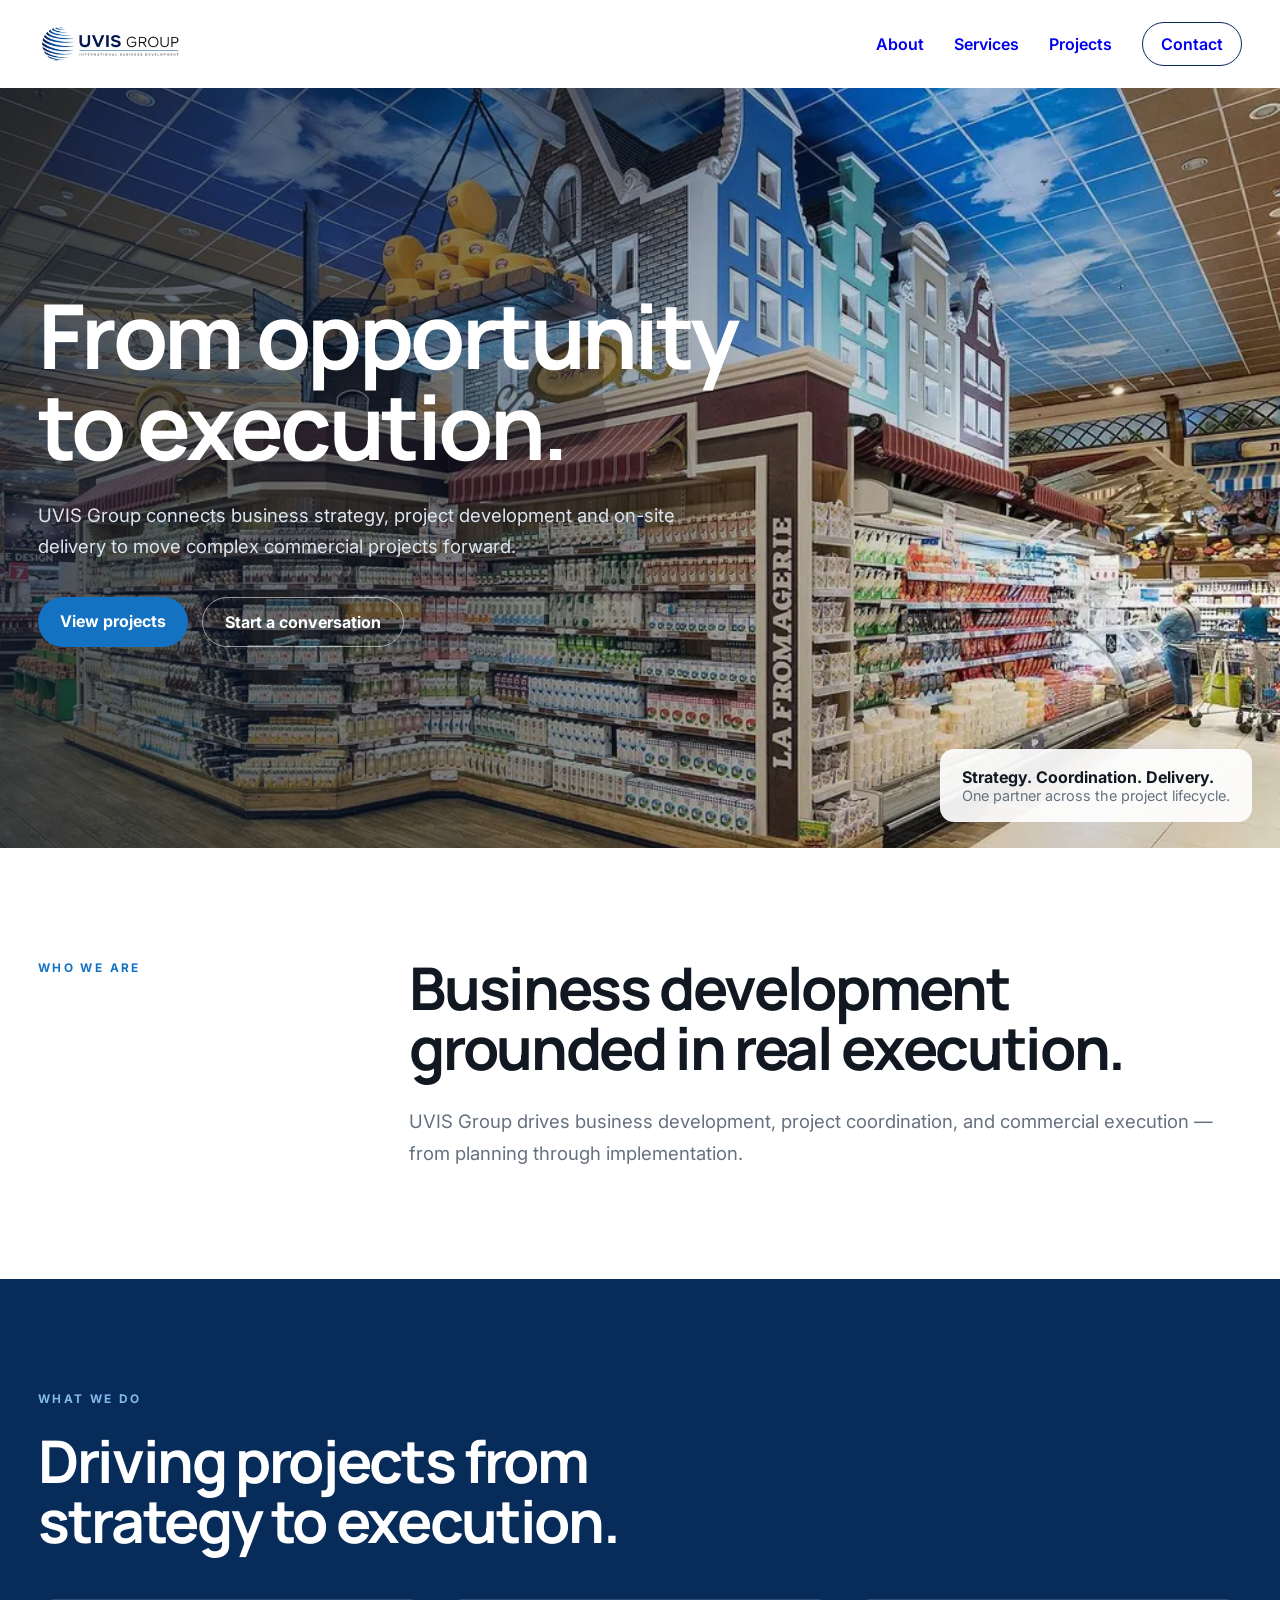
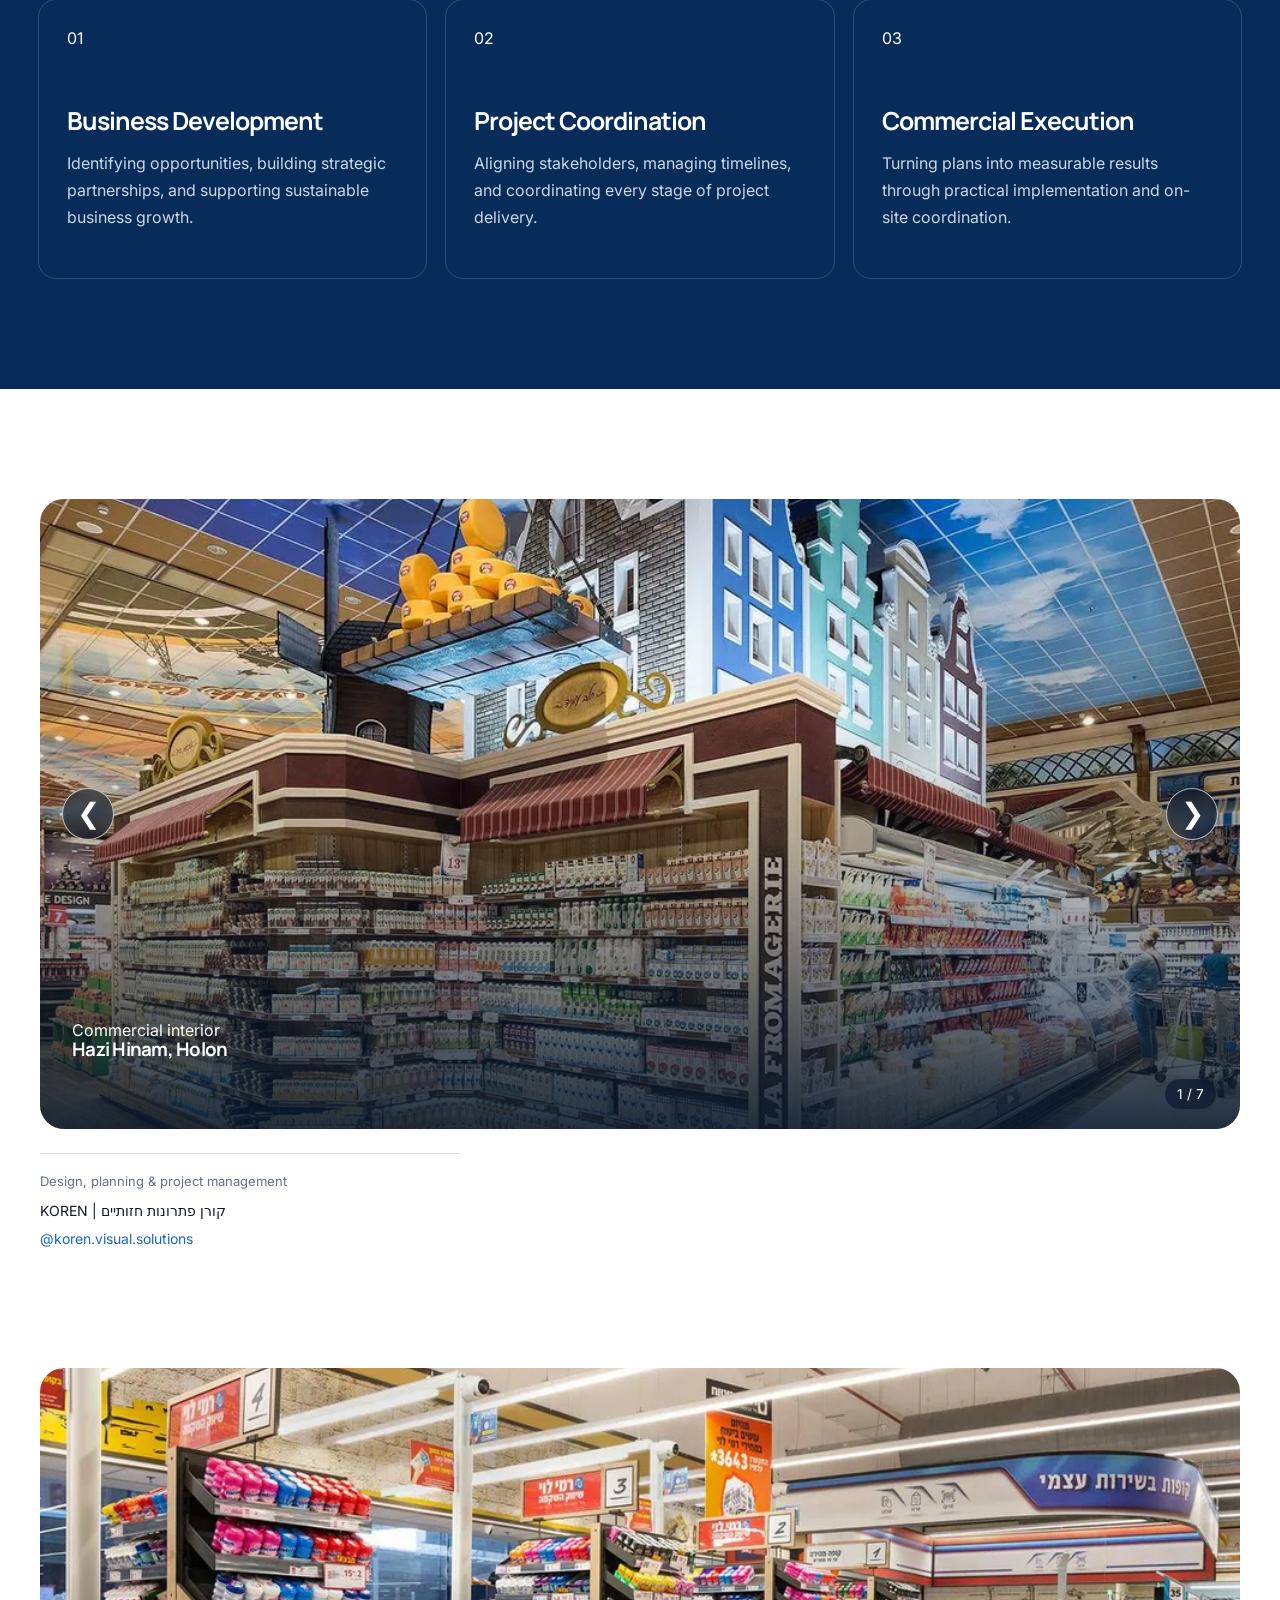
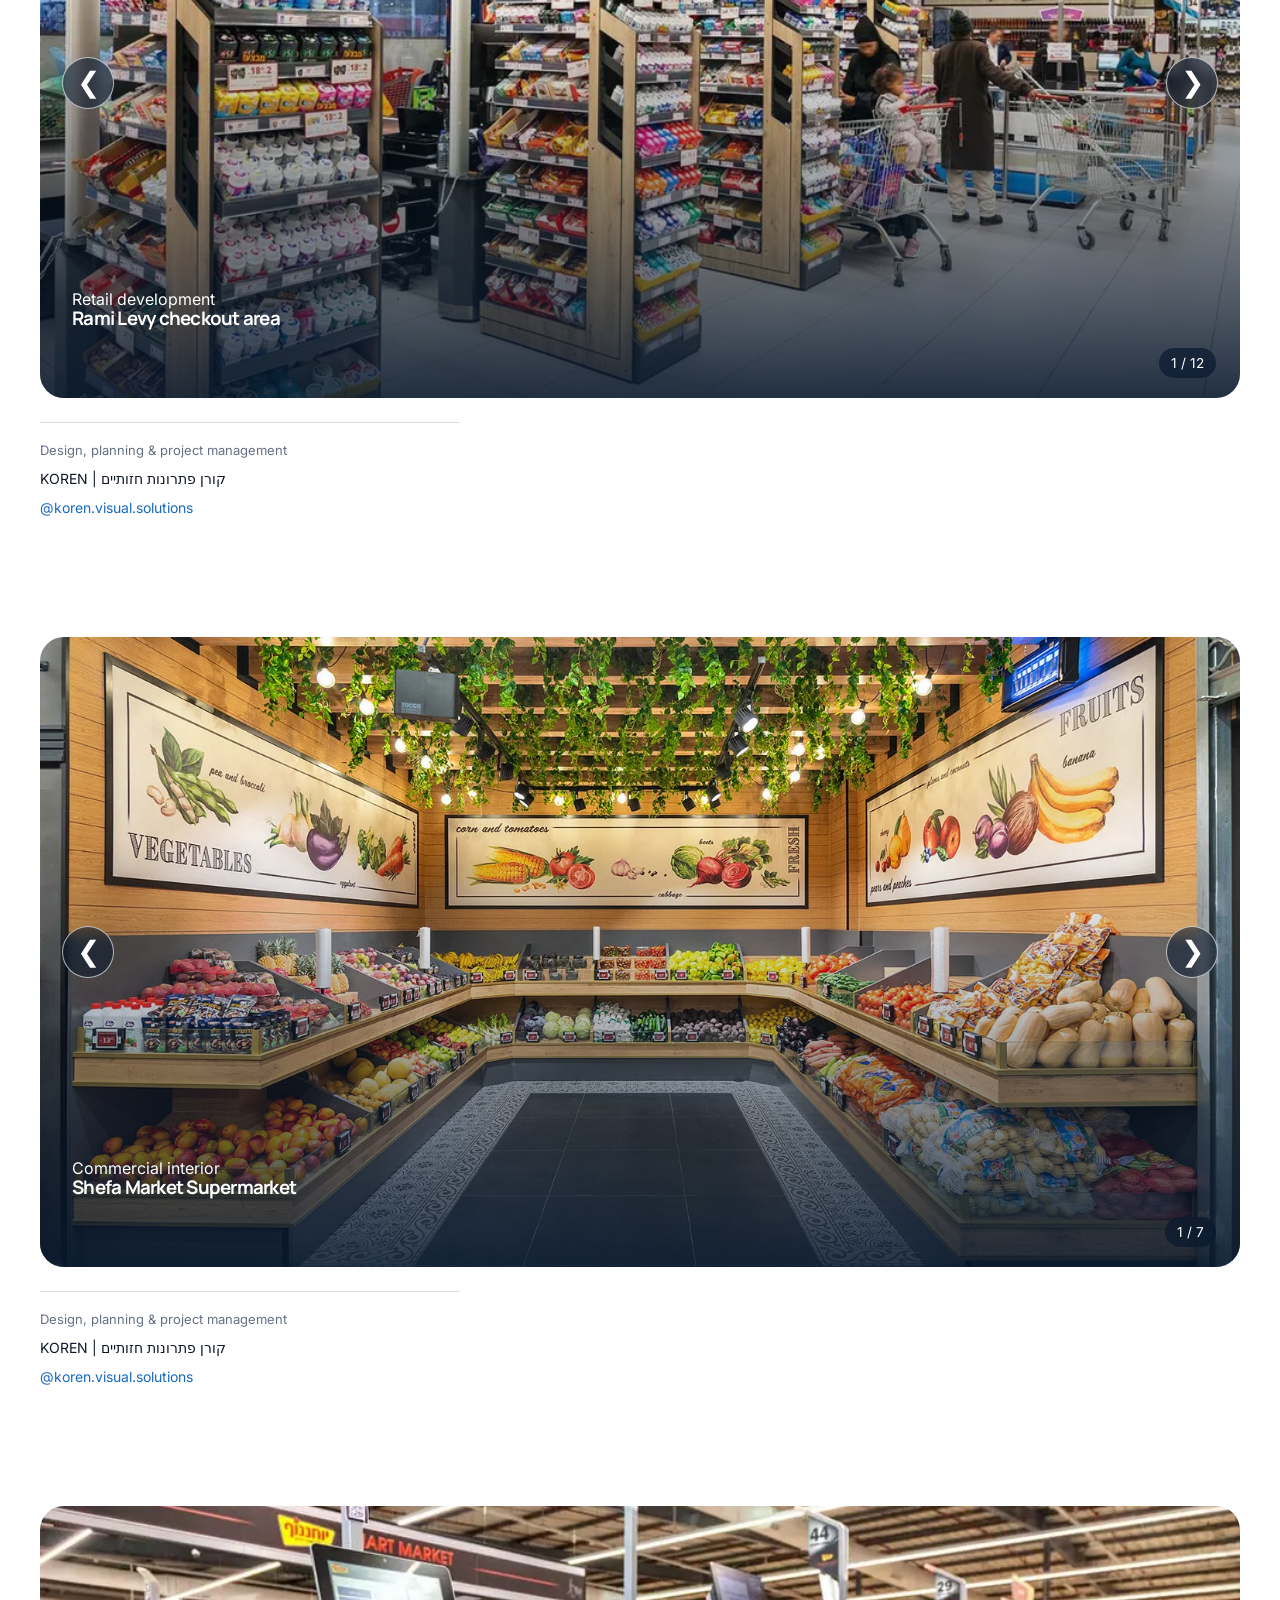
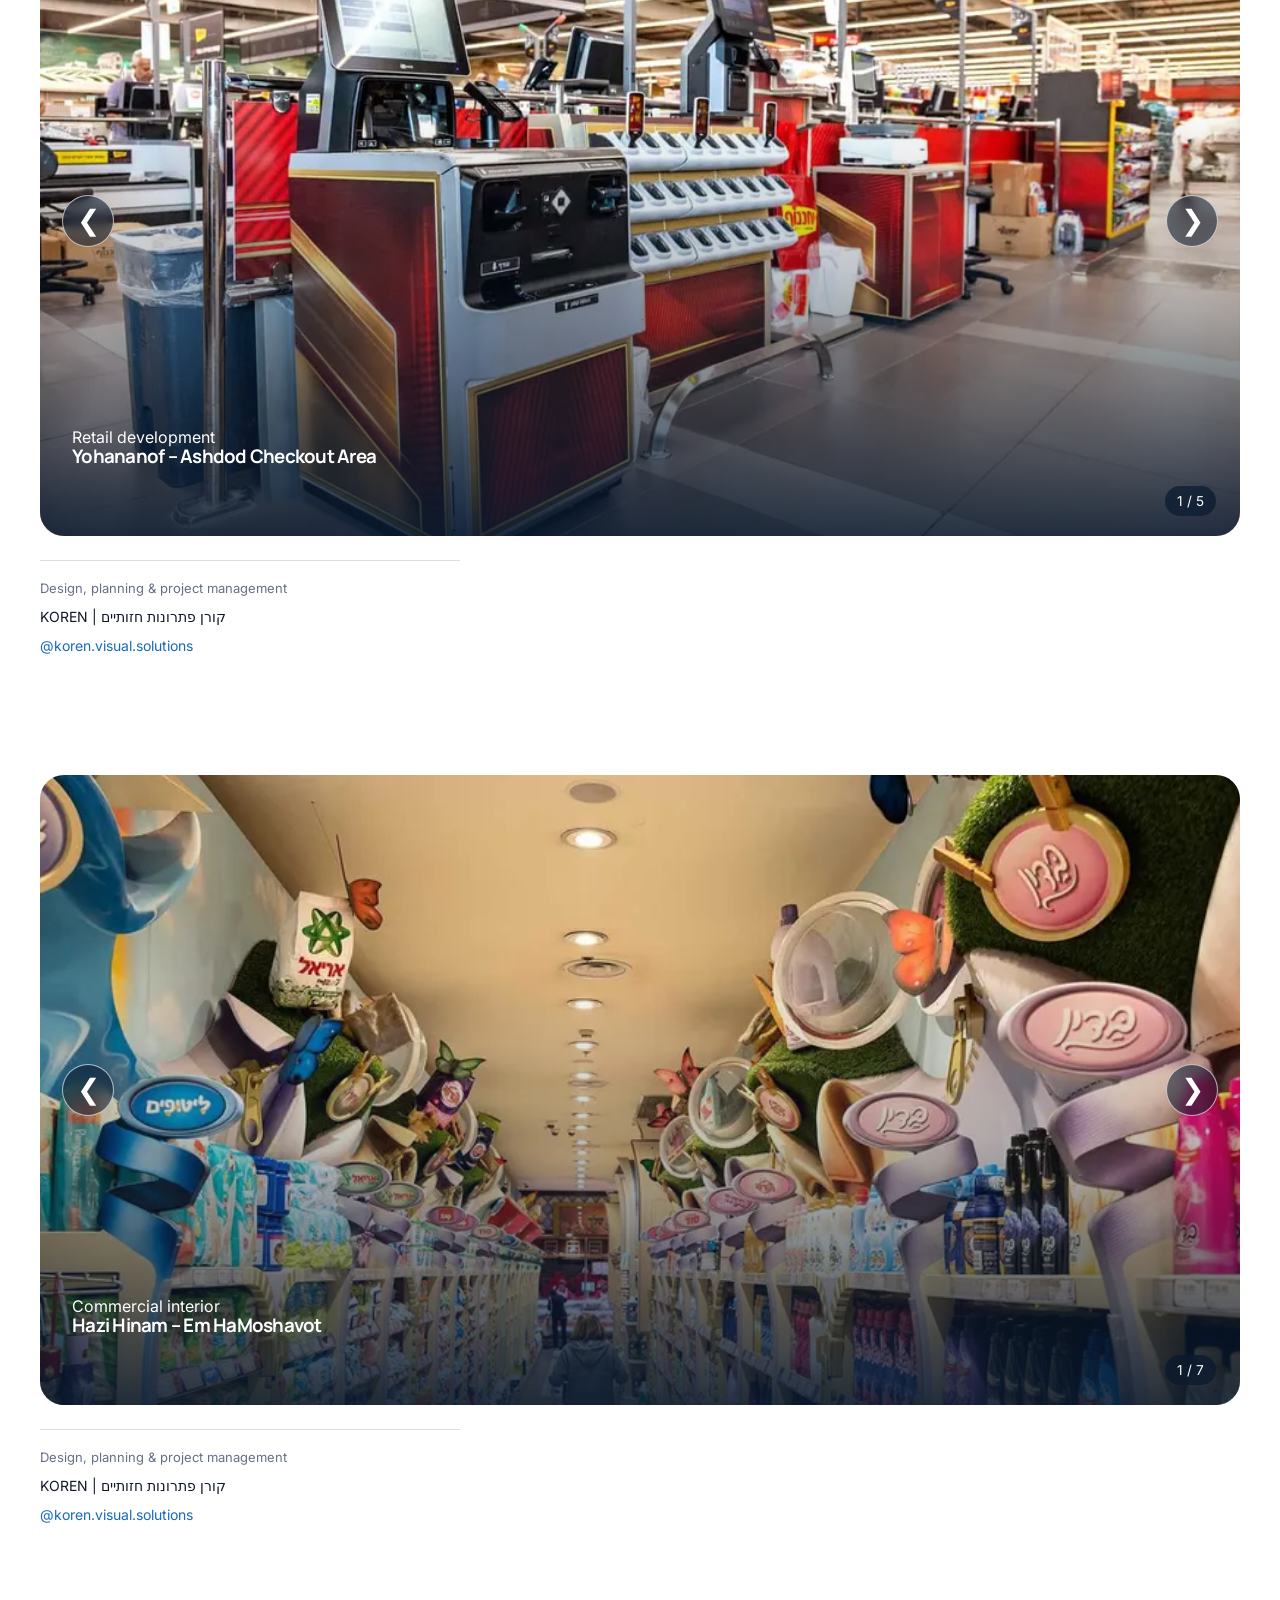
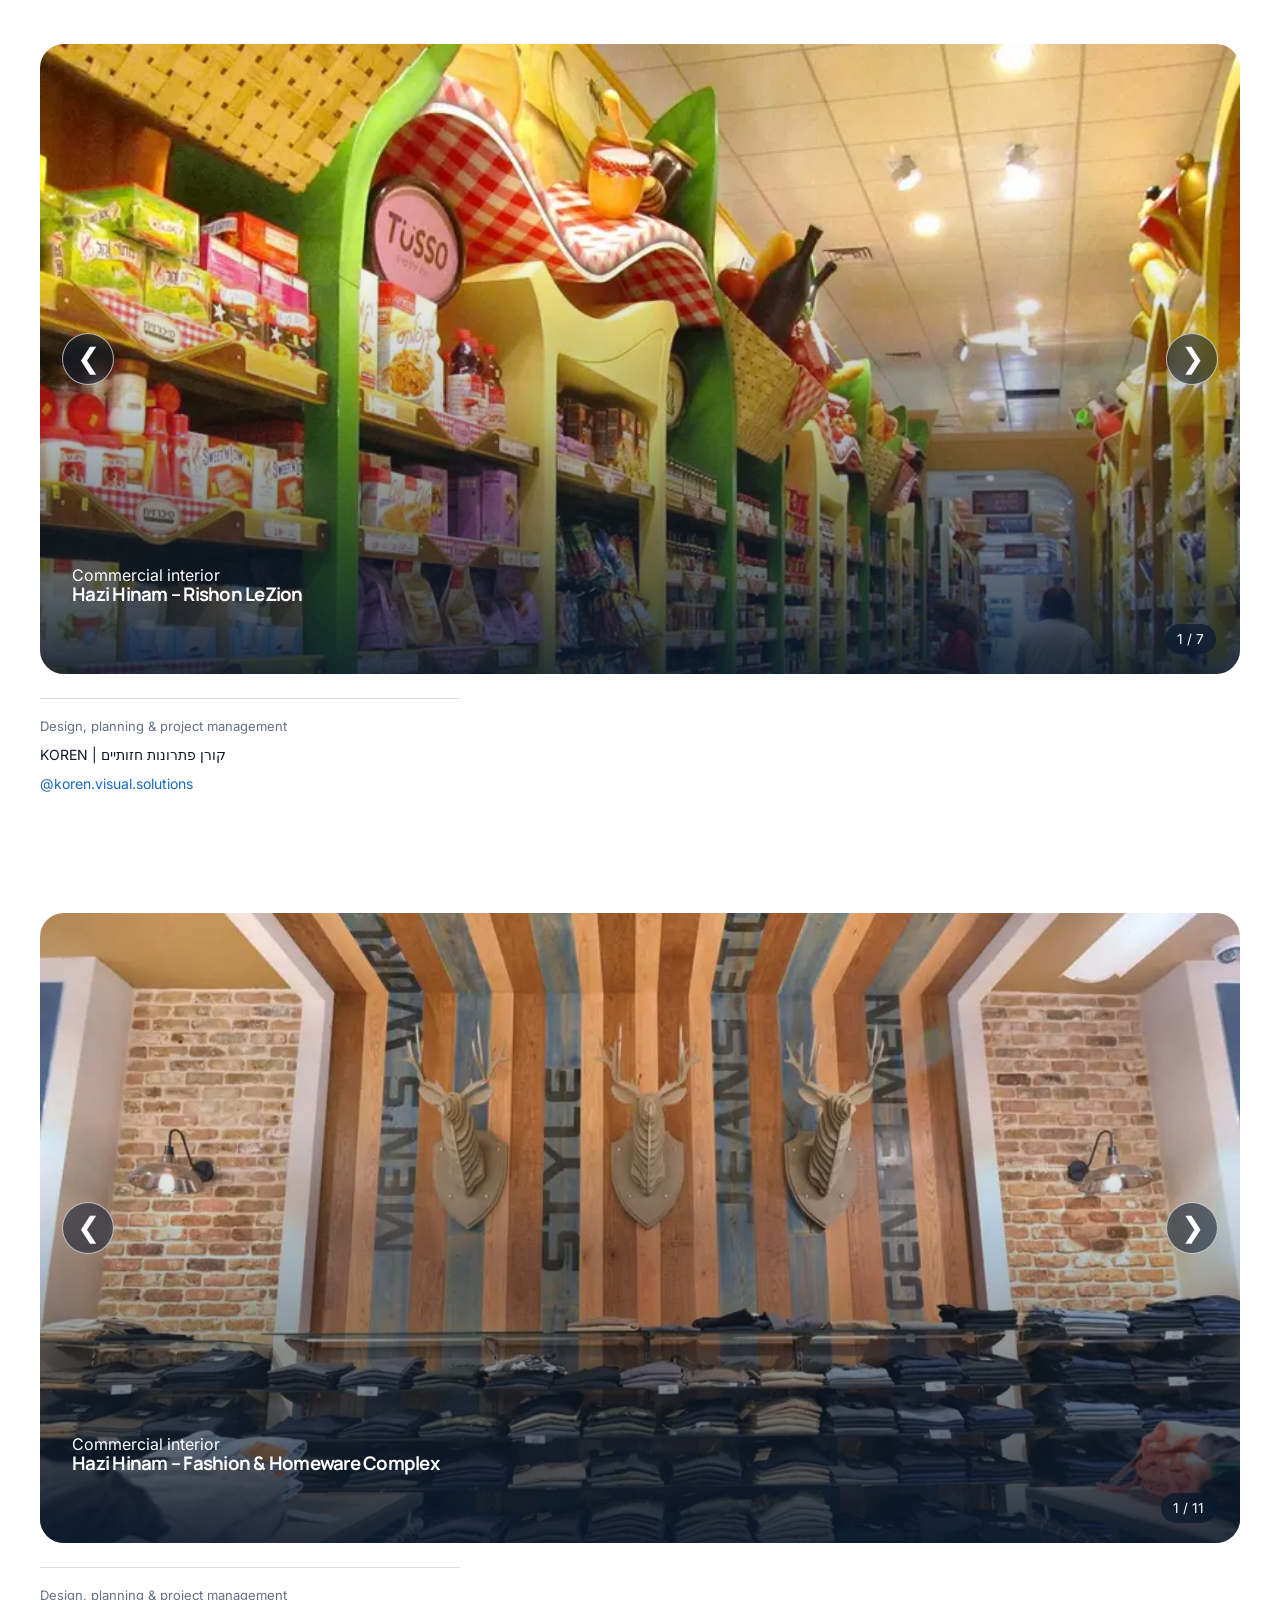
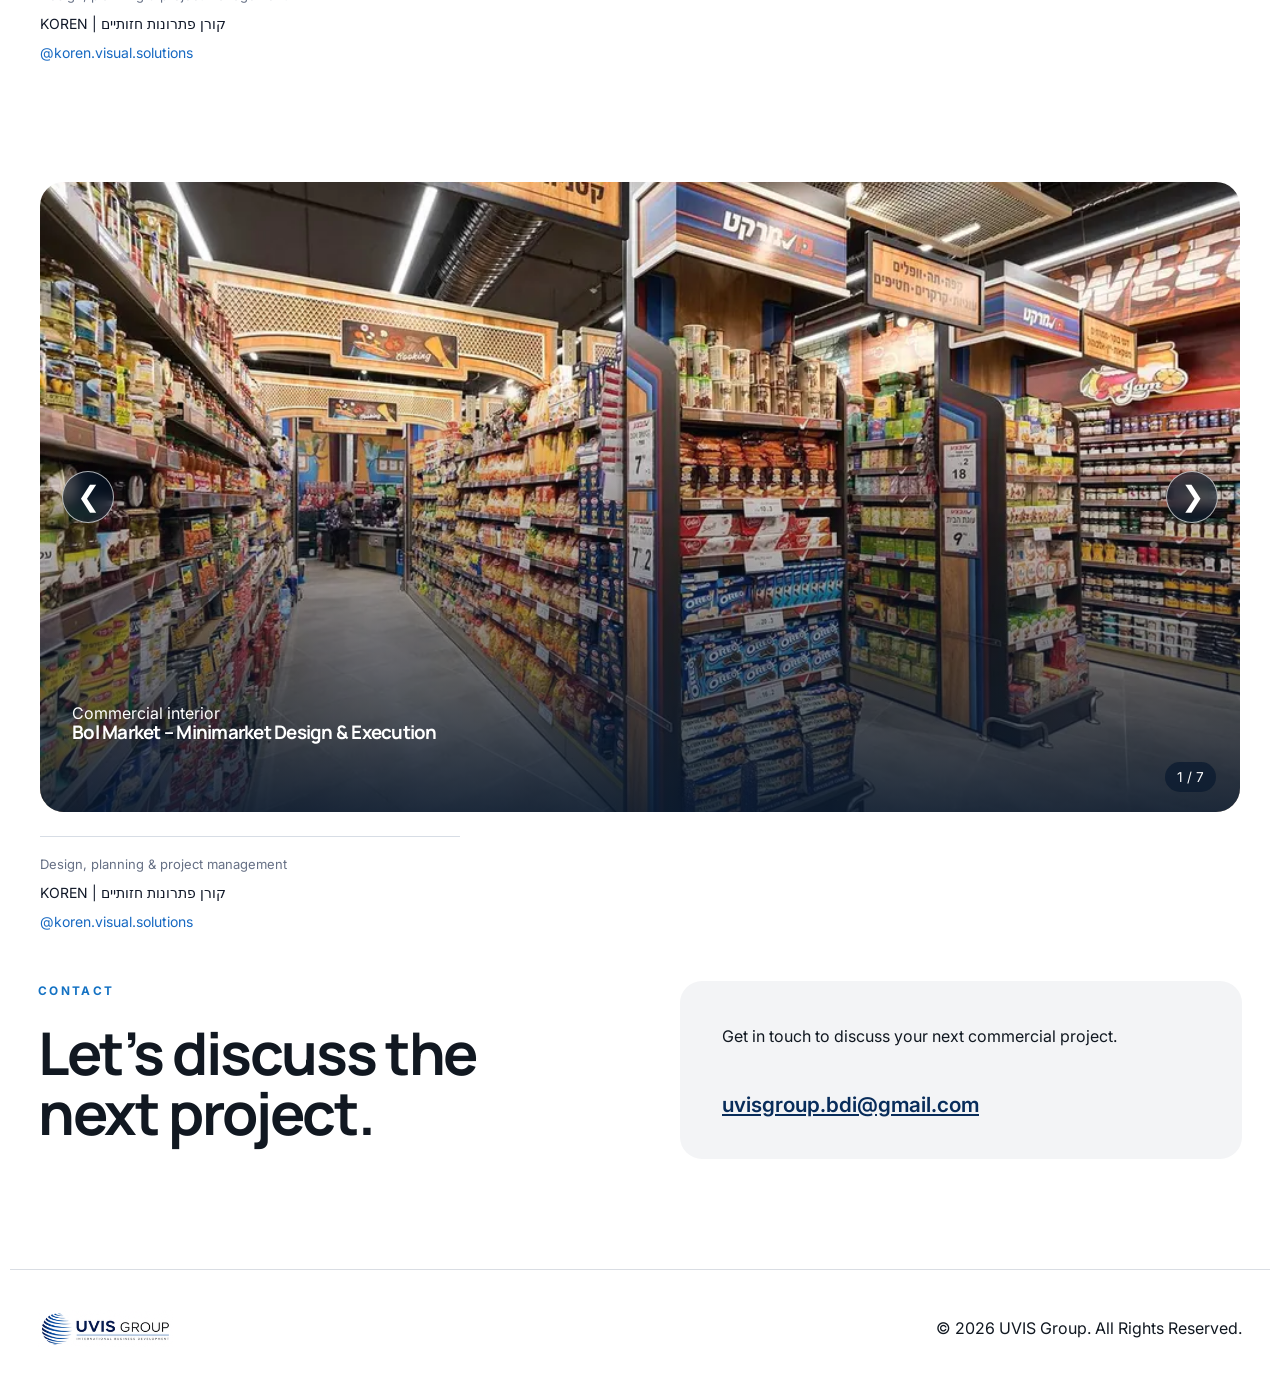
<file: index.html>
<!doctype html>
<html lang="en">
<head>
   <!-- Basic -->
  <meta charset="utf-8">
  <meta name="viewport" content="width=device-width, initial-scale=1">

  <title>UVIS Group | Business Development & Commercial Project Execution</title>

 <meta
  name="description"
  content="Business development, project coordination and commercial execution for retail and commercial projects across Israel.">
 <meta name="keywords" content="business development, project coordination, commercial execution">
   
 <!-- SEO -->
  <meta name="robots" content="index, follow">
  <meta name="author" content="UVIS Group">
 <link rel="canonical" href="https://uvisgroup.com/">
  <meta name="theme-color" content="#0b2f63">

   <!-- Open Graph -->
  <meta property="og:type" content="website">
 <meta property="og:title"
content="UVIS Group | Business Development & Project Execution">
  <meta property="og:description" content="Business development, project coordination and commercial execution.">
 <meta property="og:image" content="https://uvisgroup.com/assets/og-image.jpg">
<meta property="og:url" content="https://uvisgroup.com/">
  <meta property="og:site_name" content="UVIS Group">
   <meta property="og:locale" content="en_US">


 
  <!-- Twitter -->
 <meta name="twitter:card" content="summary_large_image">
  <meta name="twitter:title" content="UVIS Group">
  <meta name="twitter:description" content="Business development, project coordination and commercial execution.">
 <meta name="twitter:image" content="https://uvisgroup.com/assets/og-image.jpg">
  <!-- Favicons -->
  
<link rel="icon" type="image/svg+xml" href="assets/favicon.svg">
<link rel="icon" type="image/x-icon" href="assets/favicon.ico">
<link rel="icon" type="image/png" sizes="32x32" href="assets/favicon-32x32.png">
<link rel="icon" type="image/png" sizes="16x16" href="assets/favicon-16x16.png">
<link rel="apple-touch-icon" sizes="180x180" href="assets/apple-touch-icon.png">
<link rel="manifest" href="assets/site.webmanifest">

  <!-- CSS -->
  <link rel="stylesheet" href="assets/style.css">

   <script type="application/ld+json">
{
  "@context": "https://schema.org",
  "@type": "Organization",
  "name": "UVIS Group",
  "url": "https://uvisgroup.com",
  "logo": "https://uvisgroup.com/assets/logo.svg",
  "description": "Engineering company specializing in commercial project development, engineering, geotechnical engineering and concrete testing.",
  "email": "info@uvisgroup.com",
  "sameAs": []
}
</script>
  
</head>

<body>

  <header class="header">
    <a href="#" class="logo">
     <img
      src="/assets/logo.svg"
      alt="UVIS Group BDI"
      width="240"
      height="67"
    >
    </a>

    <button class="menu" type="button" aria-label="Open navigation">
      Menu
    </button>

    <nav>
      <a href="#about">About</a>
      <a href="#services">Services</a>
      <a href="#projects">Projects</a>
      <a class="contact-link" href="#contact">Contact</a>
    </nav>
  </header>

  <main>

  <section class="hero">
  <div class="hero-image">
    <img
      src="assets/project-hazi-hinam-holon-dairy-section.webp"
      alt="UVIS Group Commercial supermarket interior project at Hazi Hinam in Holon"
    >
    <div class="overlay"></div>
  </div>

  <div class="hero-copy">
    <h1>
      From opportunity<br>
      to execution.
    </h1>

    <p class="lead">
      UVIS Group connects business strategy, project development and
      on-site delivery to move complex commercial projects forward.
    </p>

    <div class="actions">
      <a class="btn primary" href="#projects">View projects</a>
      <a class="btn ghost" href="#contact">Start a conversation</a>
    </div>
  </div>

  <div class="hero-stat">
    <strong>Strategy. Coordination. Delivery.</strong>
    <span>One partner across the project lifecycle.</span>
  </div>
</section>

   <section id="about" class="section intro">
  <p class="section-label">Who we are</p>

  <div>
    <h2>Business development grounded in real execution.</h2>

   <p>
  UVIS Group drives business development, project coordination, and
  commercial execution &mdash; from planning through implementation.
</p>
  </div>
</section>

  <section id="services" class="section dark">
  <div class="section-head">
    <p class="section-label light">What we do</p>
    <h2>Driving projects from strategy to execution.</h2>
  </div>

  <div class="cards">
    <article>
      <span>01</span>
      <h3>Business Development</h3>
      <p>
        Identifying opportunities, building strategic partnerships, and
        supporting sustainable business growth.
      </p>
    </article>

    <article>
      <span>02</span>
      <h3>Project Coordination</h3>
      <p>
        Aligning stakeholders, managing timelines, and coordinating every
        stage of project delivery.
      </p>
    </article>

    <article>
      <span>03</span>
      <h3>Commercial Execution</h3>
      <p>
        Turning plans into measurable results through practical implementation
        and on-site coordination.
      </p>
    </article>
  </div>
</section>

<section id="projects" class="section projects">

  <div class="project-list">

    <!-- Hazi Hinam, Holon -->
    <article class="project-card">

      <div
        class="project-carousel"
        data-project-carousel="hazi-hinam-holon"
      >

        <button
          class="project-carousel-arrow project-carousel-prev"
          type="button"
          aria-label="Previous project image"
        >
          &#10094;
        </button>

        <img
          class="project-carousel-image"
          src="assets/project-hazi-hinam-holon-main.webp"
          alt="Commercial supermarket interior at Hazi Hinam in Holon"
          width="1000"
          height="750"
          loading="lazy"
          data-carousel-image
        >

        <div class="project-overlay project-carousel-overlay">
          <span data-carousel-category>Commercial interior</span>
          <h3 data-carousel-title>Hazi Hinam, Holon</h3>
         
        </div>

        <button
          class="project-carousel-arrow project-carousel-next"
          type="button"
          aria-label="Next project image"
        >
          &#10095;
        </button>

        <div
          class="project-carousel-counter"
          aria-live="polite"
        >
          <span data-carousel-current>1</span>
          /
          <span data-carousel-total>7</span>
        </div>

      </div>

      <div class="project-credit-box">
        <p class="project-credit-label">
          Design, planning &amp; project management
        </p>

        <p class="project-credit">
          KOREN | קורן פתרונות חזותיים
        </p>

        <a
          class="instagram-credit"
          href="https://www.instagram.com/koren.visual.solutions/"
          target="_blank"
          rel="noopener noreferrer"
        >
          @koren.visual.solutions
        </a>
      </div>

    </article>


    <!-- Shared projects carousel -->
    <article class="project-card">

      <div
        class="project-carousel"
        data-project-carousel="shared-projects"
      >

        <button
          class="project-carousel-arrow project-carousel-prev"
          type="button"
          aria-label="Previous project image"
        >
          &#10094;
        </button>

        <img
          class="project-carousel-image"
          src="assets/project-rami-levy-checkout.webp"
          alt="Retail development project at the Rami Levy checkout area"
          width="1000"
          height="750"
          loading="lazy"
          data-carousel-image
        >

        <div class="project-overlay project-carousel-overlay">
          <span data-carousel-category>Retail development</span>
          <h3 data-carousel-title>Rami Levy checkout area</h3>
        
        </div>

        <button
          class="project-carousel-arrow project-carousel-next"
          type="button"
          aria-label="Next project image"
        >
          &#10095;
        </button>

        <div
          class="project-carousel-counter"
          aria-live="polite"
        >
          <span data-carousel-current>1</span>
          /
          <span data-carousel-total>12</span>
        </div>

      </div>

      <div class="project-credit-box">
        <p class="project-credit-label">
          Design, planning &amp; project management
        </p>

        <p class="project-credit">
          KOREN | קורן פתרונות חזותיים
        </p>

        <a
          class="instagram-credit"
          href="https://www.instagram.com/koren.visual.solutions/"
          target="_blank"
          rel="noopener noreferrer"
        >
          @koren.visual.solutions
        </a>
      </div>

    </article>

     <!-- Shefa Market -->
<article class="project-card">

  <div
    class="project-carousel"
    data-project-carousel="shefa-market"
  >

    <button
      class="project-carousel-arrow project-carousel-prev"
      type="button"
      aria-label="Previous project image"
    >
      &#10094;
    </button>

    <img
      class="project-carousel-image"
      src="assets/shefa-market-produce-section.webp"
      alt="Shefa Market supermarket produce section with wooden displays, fresh fruits and vegetables, and decorative greenery."
      width="1000"
      height="750"
      loading="lazy"
      data-carousel-image
    >

    <div class="project-overlay project-carousel-overlay">
      <span data-carousel-category>Commercial interior</span>
      <h3 data-carousel-title>Shefa Market Supermarket</h3>
    </div>

    <button
      class="project-carousel-arrow project-carousel-next"
      type="button"
      aria-label="Next project image"
    >
      &#10095;
    </button>

    <div
      class="project-carousel-counter"
      aria-live="polite"
    >
      <span data-carousel-current>1</span>
      /
      <span data-carousel-total>7</span>
    </div>

  </div>

  <div class="project-credit-box">
    <p class="project-credit-label">
      Design, planning &amp; project management
    </p>

    <p class="project-credit">
      KOREN | קורן פתרונות חזותיים
    </p>

    <a
      class="instagram-credit"
      href="https://www.instagram.com/koren.visual.solutions/"
      target="_blank"
      rel="noopener noreferrer"
    >
      @koren.visual.solutions
    </a>
  </div>

</article>

     <!-- Yohananof – Ashdod Checkout Area -->
<article class="project-card">

  <div
    class="project-carousel"
    data-project-carousel="yohananof-ashdod-checkout"
  >

    <button
      class="project-carousel-arrow project-carousel-prev"
      type="button"
      aria-label="Previous project image"
    >
      &#10094;
    </button>

    <img
      class="project-carousel-image"
      src="assets/yohananof-ashdod-self-checkout-station.webp"
      alt="Yohananof Ashdod self-checkout station with custom red and gold branded design and handheld scanner terminals."
      width="1000"
      height="750"
      loading="lazy"
      data-carousel-image
    >

    <div class="project-overlay project-carousel-overlay">
      <span data-carousel-category>Retail development</span>
      <h3 data-carousel-title>Yohananof – Ashdod Checkout Area</h3>
    </div>

    <button
      class="project-carousel-arrow project-carousel-next"
      type="button"
      aria-label="Next project image"
    >
      &#10095;
    </button>

    <div
      class="project-carousel-counter"
      aria-live="polite"
    >
      <span data-carousel-current>1</span>
      /
      <span data-carousel-total>5</span>
    </div>

  </div>

  <div class="project-credit-box">
    <p class="project-credit-label">
      Design, planning &amp; project management
    </p>

    <p class="project-credit">
      KOREN | קורן פתרונות חזותיים
    </p>

    <a
      class="instagram-credit"
      href="https://www.instagram.com/koren.visual.solutions/"
      target="_blank"
      rel="noopener noreferrer"
    >
      @koren.visual.solutions
    </a>
  </div>

</article>

     <!-- Hazi Hinam – Em HaMoshavot -->
<article class="project-card">

  <div
    class="project-carousel"
    data-project-carousel="hazi-hinam-em-hamoshavot"
  >

    <button
      class="project-carousel-arrow project-carousel-prev"
      type="button"
      aria-label="Previous project image"
    >
      &#10094;
    </button>

    <img
      class="project-carousel-image"
      src="assets/hazi-hinam-em-hamoshavot-personal-care.webp"
      alt="Hazi Hinam Em HaMoshavot personal care aisle with custom branded displays and decorative product installations."
      width="1000"
      height="750"
      loading="lazy"
      data-carousel-image
    >

    <div class="project-overlay project-carousel-overlay">
      <span data-carousel-category>Commercial interior</span>
      <h3 data-carousel-title>Hazi Hinam – Em HaMoshavot</h3>
    </div>

    <button
      class="project-carousel-arrow project-carousel-next"
      type="button"
      aria-label="Next project image"
    >
      &#10095;
    </button>

    <div
      class="project-carousel-counter"
      aria-live="polite"
    >
      <span data-carousel-current>1</span>
      /
      <span data-carousel-total>7</span>
    </div>

  </div>

  <div class="project-credit-box">
    <p class="project-credit-label">
      Design, planning &amp; project management
    </p>

    <p class="project-credit">
      KOREN | קורן פתרונות חזותיים
    </p>

    <a
      class="instagram-credit"
      href="https://www.instagram.com/koren.visual.solutions/"
      target="_blank"
      rel="noopener noreferrer"
    >
      @koren.visual.solutions
    </a>
  </div>

</article>

     <!-- Hazi Hinam – Rishon LeZion -->
<article class="project-card">

  <div
    class="project-carousel"
    data-project-carousel="hazi-hinam-rishon-lezion"
  >

    <button
      class="project-carousel-arrow project-carousel-prev"
      type="button"
      aria-label="Previous project image"
    >
      &#10094;
    </button>

    <img
      class="project-carousel-image"
      src="assets/hazi-hinam-rishon-lezion-specialty-food-aisle.webp"
      alt="Hazi Hinam Rishon LeZion specialty food aisle with colorful custom shelving and oversized food-themed decorative elements."
      width="1000"
      height="750"
      loading="lazy"
      data-carousel-image
    >

    <div class="project-overlay project-carousel-overlay">
      <span data-carousel-category>Commercial interior</span>
      <h3 data-carousel-title>Hazi Hinam – Rishon LeZion</h3>
    </div>

    <button
      class="project-carousel-arrow project-carousel-next"
      type="button"
      aria-label="Next project image"
    >
      &#10095;
    </button>

    <div
      class="project-carousel-counter"
      aria-live="polite"
    >
      <span data-carousel-current>1</span>
      /
      <span data-carousel-total>7</span>
    </div>

  </div>

  <div class="project-credit-box">
    <p class="project-credit-label">
      Design, planning &amp; project management
    </p>

    <p class="project-credit">
      KOREN | קורן פתרונות חזותיים
    </p>

    <a
      class="instagram-credit"
      href="https://www.instagram.com/koren.visual.solutions/"
      target="_blank"
      rel="noopener noreferrer"
    >
      @koren.visual.solutions
    </a>
  </div>

</article>

     <!-- Hazi Hinam – Fashion & Homeware Complex -->
<article class="project-card">

  <div
    class="project-carousel"
    data-project-carousel="hazi-hinam-fashion-homeware"
  >

    <button
      class="project-carousel-arrow project-carousel-prev"
      type="button"
      aria-label="Previous project image"
    >
      &#10094;
    </button>

    <img
      class="project-carousel-image"
      src="assets/hazi-hinam-fashion-menswear-section.webp"
      alt="Hazi Hinam fashion department with menswear displays and decorative wood wall design."
      width="1000"
      height="750"
      loading="lazy"
      data-carousel-image
    >

    <div class="project-overlay project-carousel-overlay">
      <span data-carousel-category>Commercial interior</span>
      <h3 data-carousel-title>Hazi Hinam – Fashion &amp; Homeware Complex</h3>
    </div>

    <button
      class="project-carousel-arrow project-carousel-next"
      type="button"
      aria-label="Next project image"
    >
      &#10095;
    </button>

    <div
      class="project-carousel-counter"
      aria-live="polite"
    >
      <span data-carousel-current>1</span>
      /
      <span data-carousel-total>11</span>
    </div>

  </div>

  <div class="project-credit-box">
    <p class="project-credit-label">
      Design, planning &amp; project management
    </p>

    <p class="project-credit">
      KOREN | קורן פתרונות חזותיים
    </p>

    <a
      class="instagram-credit"
      href="https://www.instagram.com/koren.visual.solutions/"
      target="_blank"
      rel="noopener noreferrer"
    >
      @koren.visual.solutions
    </a>
  </div>

</article>

     <!-- Bol Market – Minimarket Design & Execution -->
<article class="project-card">

  <div
    class="project-carousel"
    data-project-carousel="bol-market-minimarket"
  >

    <button
      class="project-carousel-arrow project-carousel-prev"
      type="button"
      aria-label="Previous project image"
    >
      &#10094;
    </button>

    <img
      class="project-carousel-image"
      src="assets/bol-market-minimarket-retail-aisles.webp"
      alt="Bol Market minimarket interior with branded retail aisles, custom shelving, overhead signage, and integrated lighting."
      width="1000"
      height="750"
      loading="lazy"
      data-carousel-image
    >

    <div class="project-overlay project-carousel-overlay">
      <span data-carousel-category>Commercial interior</span>
      <h3 data-carousel-title>Bol Market – Minimarket Design &amp; Execution</h3>
    </div>

    <button
      class="project-carousel-arrow project-carousel-next"
      type="button"
      aria-label="Next project image"
    >
      &#10095;
    </button>

    <div
      class="project-carousel-counter"
      aria-live="polite"
    >
      <span data-carousel-current>1</span>
      /
      <span data-carousel-total>7</span>
    </div>

  </div>

  <div class="project-credit-box">
    <p class="project-credit-label">
      Design, planning &amp; project management
    </p>

    <p class="project-credit">
      KOREN | קורן פתרונות חזותיים
    </p>

    <a
      class="instagram-credit"
      href="https://www.instagram.com/koren.visual.solutions/"
      target="_blank"
      rel="noopener noreferrer"
    >
      @koren.visual.solutions
    </a>
  </div>

</article>

  </div>
   

</section>
     
    <section id="contact" class="section contact">
      <div>
        <p class="section-label">Contact</p>
        <h2>Let’s discuss the next project.</h2>
      </div>

      <div class="contact-box">
        <p>
           Get in touch to discuss your next commercial project.
        </p>

        <a href="mailto:uvisgroup.bdi@gmail.com">
          uvisgroup.bdi@gmail.com
        </a>
      </div>
    </section>

  </main>

  <footer>
    <img src="assets/logo.svg" alt="UVIS Group">

    <p>
      © <span id="year"></span> UVIS Group. All Rights Reserved.
    </p>
  </footer>

  <script src="assets/script.js"></script>

</body>
</html>
</file>
<file: assets/style.css>
@import url('https://fonts.googleapis.com/css2?family=Inter:wght@400;500;600&family=Manrope:wght@600;700;800&display=swap');

:root{
  --navy:#082c5a;
  --blue:#1472c3;
  --ink:#111821;
  --muted:#66717f;
  --paper:#f3f4f6;
  --white:#fff;
  --line:#d9dde3;
}

*{
  box-sizing:border-box;
}

html{
  scroll-behavior:smooth;
}

body{
  margin:0;
  font-family:Inter,Arial,sans-serif;
  color:var(--ink);
}

h1,
h2,
h3{
  margin:0;
  font-family:Manrope,Arial,sans-serif;
  line-height:1.02;
  letter-spacing:-.04em;
}

h1{
  font-size:clamp(3.2rem,7vw,7.5rem);
}

h2{
  font-size:clamp(2.2rem,4.6vw,4.6rem);
}

p{
  margin:0;
  line-height:1.7;
}

/* Header */

.header{
  height:88px;
  display:flex;
  align-items:center;
  justify-content:space-between;
  max-width:1260px;
  margin:0 auto;
  padding:0 28px;
}

.logo {
  display:flex;
  align-items:center;
  flex:0 0 auto;
}

.logo img {
 display: block;
    height: 58px;
    width: auto;
}

.header nav{
  display:flex;
  align-items:center;
  gap:30px;
  margin-left:auto;
}

.header a{
  text-decoration:none;
  font-weight:600;
}

.contact-link{
  border:1px solid var(--navy);
  padding:11px 18px;
  border-radius:999px;
}

.menu{
  display:none;
}

/* Hero */

.hero{
  position:relative;
  display:flex;
  align-items:center;
  min-height:620px;
  height:calc(100vh - 84px);
  max-height:760px;
  overflow:hidden;
  background:var(--navy);
}

.hero-image{
  position:absolute;
  inset:0;
}

.hero-image img{
  width:100%;
  height:100%;
  object-fit:cover;
  object-position:center 38%;
  display:block;
}

.overlay{
  position:absolute;
  inset:0;
  background:
    linear-gradient(
      90deg,
      rgba(4,22,45,.68) 0%,
      rgba(4,22,45,.46) 42%,
      rgba(4,22,45,.08) 78%,
      rgba(4,22,45,0) 100%
    );
} 

.hero-copy{
  position:relative;
  z-index:2;
  color:#fff;
  max-width:760px;
  margin-left:max(28px,calc((100vw - 1260px)/2 + 28px));
  padding:80px 0;
}

.kicker,
.section-label{
  margin-bottom:22px;
  text-transform:uppercase;
  letter-spacing:.2em;
  font-size:.74rem;
  font-weight:700;
  color:var(--blue);
}

.lead{
  max-width:650px;
  margin-top:28px;
  font-size:1.16rem;
  color:#dce6f1;
}

.actions{
  display:flex;
  gap:14px;
  margin-top:34px;
}

.btn{
  padding:14px 22px;
  border-radius:999px;
  text-decoration:none;
  font-weight:700;
}

.primary{
  background:var(--blue);
  color:#fff;
}

.ghost{
  border:1px solid rgba(255,255,255,.55);
  color:#fff;
}

.hero-stat{
  position:absolute;
  right:28px;
  bottom:26px;
  z-index:2;
  display:flex;
  flex-direction:column;
  padding:18px 22px;
  border-radius:14px;
  background:rgba(255,255,255,.92);
}

.hero-stat span{
  color:var(--muted);
  font-size:.9rem;
}

/* General sections */

.section{
  max-width:1260px;
  margin:0 auto;
  padding:110px 28px;
}

.intro{
  display:grid;
  grid-template-columns:.35fr 1fr;
  gap:80px;
}

.intro p:last-child{
  margin-top:28px;
  font-size:1.16rem;
  color:var(--muted);
}

.dark{
  max-width:none;
  padding-left:max(28px,calc((100vw - 1260px)/2 + 28px));
  padding-right:max(28px,calc((100vw - 1260px)/2 + 28px));
  background:var(--navy);
  color:#fff;
}

.light{
  color:#83b9eb;
}

.section-head{
  max-width:760px;
  margin-bottom:48px;
}

.cards{
  display:grid;
  grid-template-columns:repeat(3,1fr);
  gap:18px;
}

.cards article{
  min-height:280px;
  padding:28px;
  border:1px solid rgba(255,255,255,.16);
  border-radius:18px;
}

.cards h3{
  margin-top:60px;
  font-size:1.55rem;
}

.cards p{
  margin-top:16px;
  color:#cbd8e5;
}

.split{
  max-width:none;
  display:grid;
  grid-template-columns:1fr .5fr;
  gap:60px;
  align-items:end;
}

.split > p{
  color:var(--muted);
}
.section.projects{
    padding-bottom:30px;
}
.contact{
    padding-top:50px;
}

/* Projects */

.project-list {
  display: grid;
  gap: 64px;
}

.project-card {
  width: 100%;
  max-width: 1200px;
  margin: 0 auto;
}

.project-media {
  position: relative;
  display: block;
  width: 100%;
  height: 630px;
  overflow: hidden;
  border-radius: 24px;
}

.project-media img {
  display: block;
  width: 100%;
  height: 100%;
  object-fit: cover;
  object-position: center;
}

.project-overlay {
  position: absolute;
  inset: 0;
  display: flex;
  flex-direction: column;
  justify-content: flex-end;
  padding: 32px;
   padding-bottom: 70px;
  color: #ffffff;
  background:
    linear-gradient(
      to top,
      rgba(8, 25, 47, 0.88) 0%,
      rgba(8, 25, 47, 0.25) 42%,
      transparent 68%
    );
}
.project-title {
  margin-top: 28px;
  font-size: 2rem;
  font-weight: 700;
  color: var(--ink);
}

.project-description {
  max-width: 760px;
  margin-top: 12px;
  color: var(--muted);
}

.project-credit-box {
  width: 100%;
  max-width: 360px;
  margin-top: 28px;
  padding-top: 16px;
  border-top: 1px solid #d7dde5;
}

.project-credit-label,
.project-credit,
.instagram-credit {
  margin: 0;
}

.project-credit-label {
  margin-bottom: 6px;
  font-size: 13px;
  color: #667085;
}

.project-credit {
  margin-bottom: 6px;
  font-size: 14px;
  color: #101828;
}

.instagram-credit {
  font-size: 14px;
  color: #1769c2;
  text-decoration: none;
}

/* Project carousel */

.project-carousel {
  position: relative;
  width: 100%;
  height: 630px;
  overflow: hidden;
  border-radius: 24px;
  background: #0b2f63;
}

.project-carousel-image {
  display: block;
  width: 100%;
  height: 100%;
  object-fit: cover;
}

.project-carousel-arrow {
  position: absolute;
  top: 50%;
  z-index: 2;
  width: 52px;
  height: 52px;
  border: 1px solid rgba(255, 255, 255, 0.65);
  border-radius: 50%;
  background: rgba(8, 25, 47, 0.55);
  color: #fff;
  font-size: 28px;
  line-height: 1;
  cursor: pointer;
  transform: translateY(-50%);
  backdrop-filter: blur(6px);
  transition:
    background 0.2s ease,
    transform 0.2s ease;
}

.project-carousel-arrow:hover {
  background: rgba(8, 25, 47, 0.85);
  transform: translateY(-50%) scale(1.05);
}

.project-carousel-prev {
  left: 22px;
}

.project-carousel-next {
  right: 22px;
}

.project-carousel-counter {
  position: absolute;
  right: 24px;
  bottom: 20px;
  z-index: 2;
  padding: 7px 12px;
  border-radius: 999px;
  background: rgba(8, 25, 47, 0.68);
  color: #fff;
  font-size: 0.85rem;
  backdrop-filter: blur(6px);
}

.project-carousel-overlay {
  pointer-events: none;
  z-index: 1;
}


/* Contact */

.contact{
  display:grid;
  grid-template-columns:1fr 1fr;
  gap:80px;
  margin-top: -30px;
  
}

.contact-box{
  padding:42px;
  border-radius:22px;
  background:var(--paper);
}

.contact-box a{
  display:inline-block;
  margin-top:18px;
  font-size:1.3rem;
  font-weight:600;
  color:var(--navy);
}
.contact-box p {
    margin-bottom:24px;
}

/* Footer */

footer{
  max-width:1260px;
  margin:0 auto;
  padding:32px 28px;
  display:flex;
  align-items:center;
  justify-content:space-between;
  border-top:1px solid var(--line);
}

footer img{
  width:260px;
  height:auto;
  max-height:54px;
  object-fit:contain;
  object-position:left center;
  display:block;
}
 }

/* Project alignment */

.project-list > .project-card {
  display: flex;
  flex-direction: column;
  width: min(1200px, 100%);
  margin-inline: auto;
}

.project-list > .project-card > .project-media,
.project-list > .project-card > .project-carousel {
  width: 100%;
  flex: 0 0 auto;
}

.project-list > .project-card > .project-credit-box {
  position: static;
  display: block;
  align-self: flex-start;

  width: 100%;
  max-width: 420px;

  margin: 24px 0 0;
  padding-top: 16px;

  transform: none;
}

.project-list > .project-card + .project-card {
  margin-top: 32px;
}

/* Responsive */

@media (max-width: 800px) {

  .header {
    height: 72px;
    padding: 0 18px;
  }

  .logo img {
    width: 190px;
    max-width: 62vw;
    max-height: 46px;
  }

  .menu {
    display: block;
    border: 1px solid var(--line);
    border-radius: 999px;
    padding: 8px 13px;
    background: #fff;
  }

  .header nav {
    display: none;
    position: absolute;
    top: 72px;
    left: 16px;
    right: 16px;
    z-index: 20;
    padding: 20px;
    border-radius: 14px;
    background: #fff;
    box-shadow: 0 18px 40px rgba(0, 0, 0, .12);
    flex-direction: column;
  }

  .header nav.open {
    display: flex;
  }

  .hero {
    min-height: 740px;
  }

  .hero-copy {
    margin-left: 0;
    padding: 80px 22px;
  }

  .hero-stat {
    left: 22px;
    right: 22px;
  }

  .section {
    padding: 80px 22px;
  }

  .intro,
  .split,
  .contact {
    grid-template-columns: 1fr;
    padding-top: 70px;
  }

  .cards {
    grid-template-columns: 1fr;
  }

  .project-media {
    height: 420px;
    min-height: 0;
    border-radius: 18px;
  }

  .project-overlay {
    padding: 24px;
    padding-bottom: 70px;
  }

  .project-credit-box {
    max-width: 100%;
  }

.project-carousel {
  height: auto;
  aspect-ratio: 4 / 3;
  border-radius: 18px;
}

.project-carousel-arrow {
  width: 44px;
  height: 44px;
  padding: 0;
  border: 0;
  border-radius: 0;
  background: transparent;
  color: #fff;
  font-size: 32px;
  line-height: 1;
  backdrop-filter: none;
}

.project-carousel-arrow:hover {
  background: transparent;
  transform: translateY(-50%);
}

  .project-carousel-prev {
    left: 12px;
  }

  .project-carousel-next {
    right: 12px;
  }

  .project-carousel-counter {
    right: 14px;
    bottom: 14px;
  }

  footer {
    flex-direction: column;
    align-items: flex-start;
  }

}

/* Project alignment */

.project-list > .project-card {
  display: flex;
  flex-direction: column;
  width: min(1200px, 100%);
  margin-inline: auto;
}

.project-list > .project-card > .project-media,
.project-list > .project-card > .project-carousel {
  width: 100%;
  flex: 0 0 auto;
}

.project-list > .project-card > .project-credit-box {
  position: static;
  display: block;
  align-self: flex-start;
  width: 100%;
  max-width: 420px;
  margin: 24px 0 0;
  padding-top: 16px;
  transform: none;
}

/* Extra space before every project after the first */

.project-list > .project-card + .project-card {
  margin-top: 56px;
}
</file>
